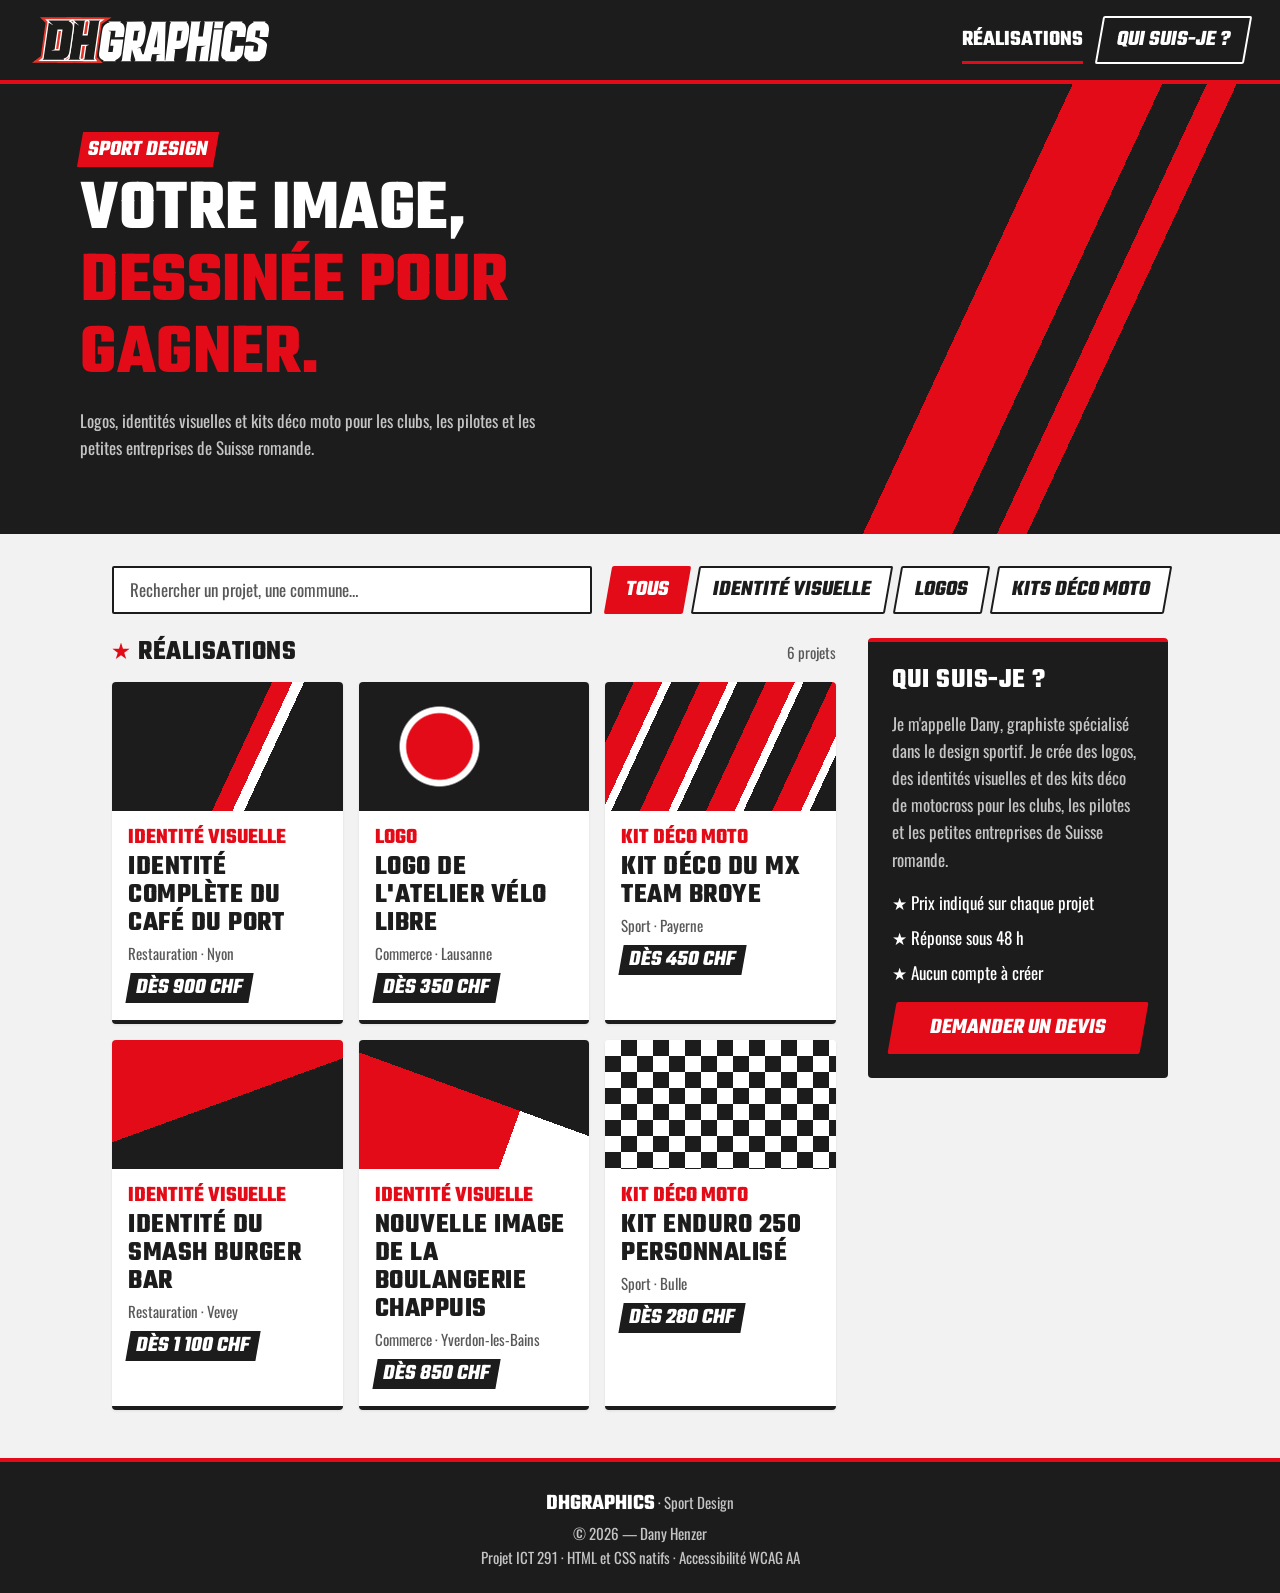
<file: index.html>
<!DOCTYPE html>
<html lang="fr">
<head>
  <meta charset="utf-8">
  <meta name="viewport" content="width=device-width, initial-scale=1">
  <title>DHgraphics — Identités visuelles pour petites entreprises romandes</title>
  <meta name="description" content="DHgraphics, sport design : logos, identités visuelles et kits déco moto pour les clubs, les pilotes et les petites entreprises de Suisse romande.">
  <link rel="icon" href="images/favicon.svg" type="image/svg+xml">
  <link rel="apple-touch-icon" href="images/apple-touch-icon.png">
  <!-- Polices du brandboard : Teko Bold (titres) et Oswald Regular (textes) -->
  <link rel="preconnect" href="https://fonts.googleapis.com">
  <link rel="preconnect" href="https://fonts.gstatic.com" crossorigin>
  <link rel="stylesheet" href="https://fonts.googleapis.com/css2?family=Oswald:wght@400;700&family=Teko:wght@700&display=swap">
  <link rel="stylesheet" href="style.css">
</head>
<body>
  <a class="lien-evitement" href="#contenu">Aller au contenu</a>

  <header class="header-site">
    <a class="logo" href="index.html"><img src="images/logo-dhgraphics-blanc.svg" alt="DHgraphics, accueil" width="240" height="47"></a>
    <nav class="nav-site" aria-label="Navigation principale">
      <a class="lien-nav actif" href="#realisations" aria-current="page">Réalisations</a>
      <a class="btn-contour" href="#qui-suis-je">Qui suis-je ?</a>
    </nav>
  </header>

  <main id="contenu">
    <section class="hero" aria-labelledby="titre-hero">
      <div class="hero-contenu">
        <p class="hero-sur-titre">Sport Design</p>
        <h1 id="titre-hero">Votre image, <em>dessinée pour gagner.</em></h1>
        <p class="hero-intro">Logos, identités visuelles et kits déco moto pour les clubs, les pilotes et les petites entreprises de Suisse romande.</p>
      </div>
    </section>

    <div class="contenu-principal">

    <!-- Recherche et filtres : affichés dès maintenant (wireframe), rendus actifs en semaine 12 -->
    <div class="outils" role="search">
      <label for="recherche" class="sr-only">Rechercher un projet</label>
      <input type="search" id="recherche" class="champ-recherche" placeholder="Rechercher un projet, une commune…">
      <div class="puces" role="group" aria-label="Filtrer par catégorie">
        <button type="button" class="puce" aria-pressed="true">Tous</button>
        <button type="button" class="puce" aria-pressed="false">Identité visuelle</button>
        <button type="button" class="puce" aria-pressed="false">Logos</button>
        <button type="button" class="puce" aria-pressed="false">Kits déco moto</button>
      </div>
    </div>

    <div class="mise-en-page">
      <section id="realisations" class="realisations" aria-labelledby="titre-realisations">
        <h2 id="titre-realisations" class="titre-section"><span class="texte">Réalisations</span> <span class="compteur">6 projets</span></h2>

        <!-- Cartes écrites à la main pour l'instant : elles seront générées depuis data.json en semaine 11.
             En attendant, chaque lien ouvre la fiche dans la maquette cliquable. -->
        <div class="cartes-grille">
          <article class="carte">
            <div class="carte-visuel visuel-1" role="img" aria-label="Aperçu : identité du Café du Port"></div>
            <div class="carte-corps">
              <p class="carte-tag">Identité visuelle</p>
              <h3 class="carte-titre"><a href="design/maquette/index.html#projet/cafe-du-port">Identité complète du Café du Port</a></h3>
              <p class="commune">Restauration · Nyon</p>
              <p class="carte-prix">dès 900 CHF</p>
            </div>
          </article>

          <article class="carte">
            <div class="carte-visuel visuel-2" role="img" aria-label="Aperçu : logo de l'Atelier Vélo Libre"></div>
            <div class="carte-corps">
              <p class="carte-tag">Logo</p>
              <h3 class="carte-titre"><a href="design/maquette/index.html#projet/atelier-velo">Logo de l'Atelier Vélo Libre</a></h3>
              <p class="commune">Commerce · Lausanne</p>
              <p class="carte-prix">dès 350 CHF</p>
            </div>
          </article>

          <article class="carte">
            <div class="carte-visuel visuel-3" role="img" aria-label="Aperçu : kit déco du MX Team Broye"></div>
            <div class="carte-corps">
              <p class="carte-tag">Kit déco moto</p>
              <h3 class="carte-titre"><a href="design/maquette/index.html#projet/mx-team-broye">Kit déco du MX Team Broye</a></h3>
              <p class="commune">Sport · Payerne</p>
              <p class="carte-prix">dès 450 CHF</p>
            </div>
          </article>

          <article class="carte">
            <div class="carte-visuel visuel-4" role="img" aria-label="Aperçu : identité du Smash Burger Bar"></div>
            <div class="carte-corps">
              <p class="carte-tag">Identité visuelle</p>
              <h3 class="carte-titre"><a href="design/maquette/index.html#projet/smash-burger">Identité du Smash Burger Bar</a></h3>
              <p class="commune">Restauration · Vevey</p>
              <p class="carte-prix">dès 1 100 CHF</p>
            </div>
          </article>

          <article class="carte">
            <div class="carte-visuel visuel-5" role="img" aria-label="Aperçu : identité de la Boulangerie Chappuis"></div>
            <div class="carte-corps">
              <p class="carte-tag">Identité visuelle</p>
              <h3 class="carte-titre"><a href="design/maquette/index.html#projet/boulangerie-chappuis">Nouvelle image de la Boulangerie Chappuis</a></h3>
              <p class="commune">Commerce · Yverdon-les-Bains</p>
              <p class="carte-prix">dès 850 CHF</p>
            </div>
          </article>

          <article class="carte">
            <div class="carte-visuel visuel-6" role="img" aria-label="Aperçu : kit déco Enduro 250"></div>
            <div class="carte-corps">
              <p class="carte-tag">Kit déco moto</p>
              <h3 class="carte-titre"><a href="design/maquette/index.html#projet/kit-enduro">Kit Enduro 250 personnalisé</a></h3>
              <p class="commune">Sport · Bulle</p>
              <p class="carte-prix">dès 280 CHF</p>
            </div>
          </article>
        </div>
      </section>

      <aside id="qui-suis-je" class="encart" aria-labelledby="titre-encart">
        <h2 id="titre-encart">Qui suis-je ?</h2>
        <p>Je m'appelle Dany, graphiste spécialisé dans le design sportif. Je crée des logos, des identités visuelles et des kits déco de motocross pour les clubs, les pilotes et les petites entreprises de Suisse romande.</p>
        <ul class="encart-liste">
          <li>Prix indiqué sur chaque projet</li>
          <li>Réponse sous 48 h</li>
          <li>Aucun compte à créer</li>
        </ul>
        <a class="btn-primaire" href="design/maquette/index.html#devis">Demander un devis</a>
      </aside>
    </div>
    </div>
  </main>

  <footer class="footer-site">
    <p><strong>DHgraphics</strong> · Sport Design</p>
    <p>© 2026 — Dany Henzer</p>
    <p>Projet ICT 291 · HTML et CSS natifs · Accessibilité WCAG AA</p>
  </footer>

  <script src="js/app.js"></script>
</body>
</html>
</file>
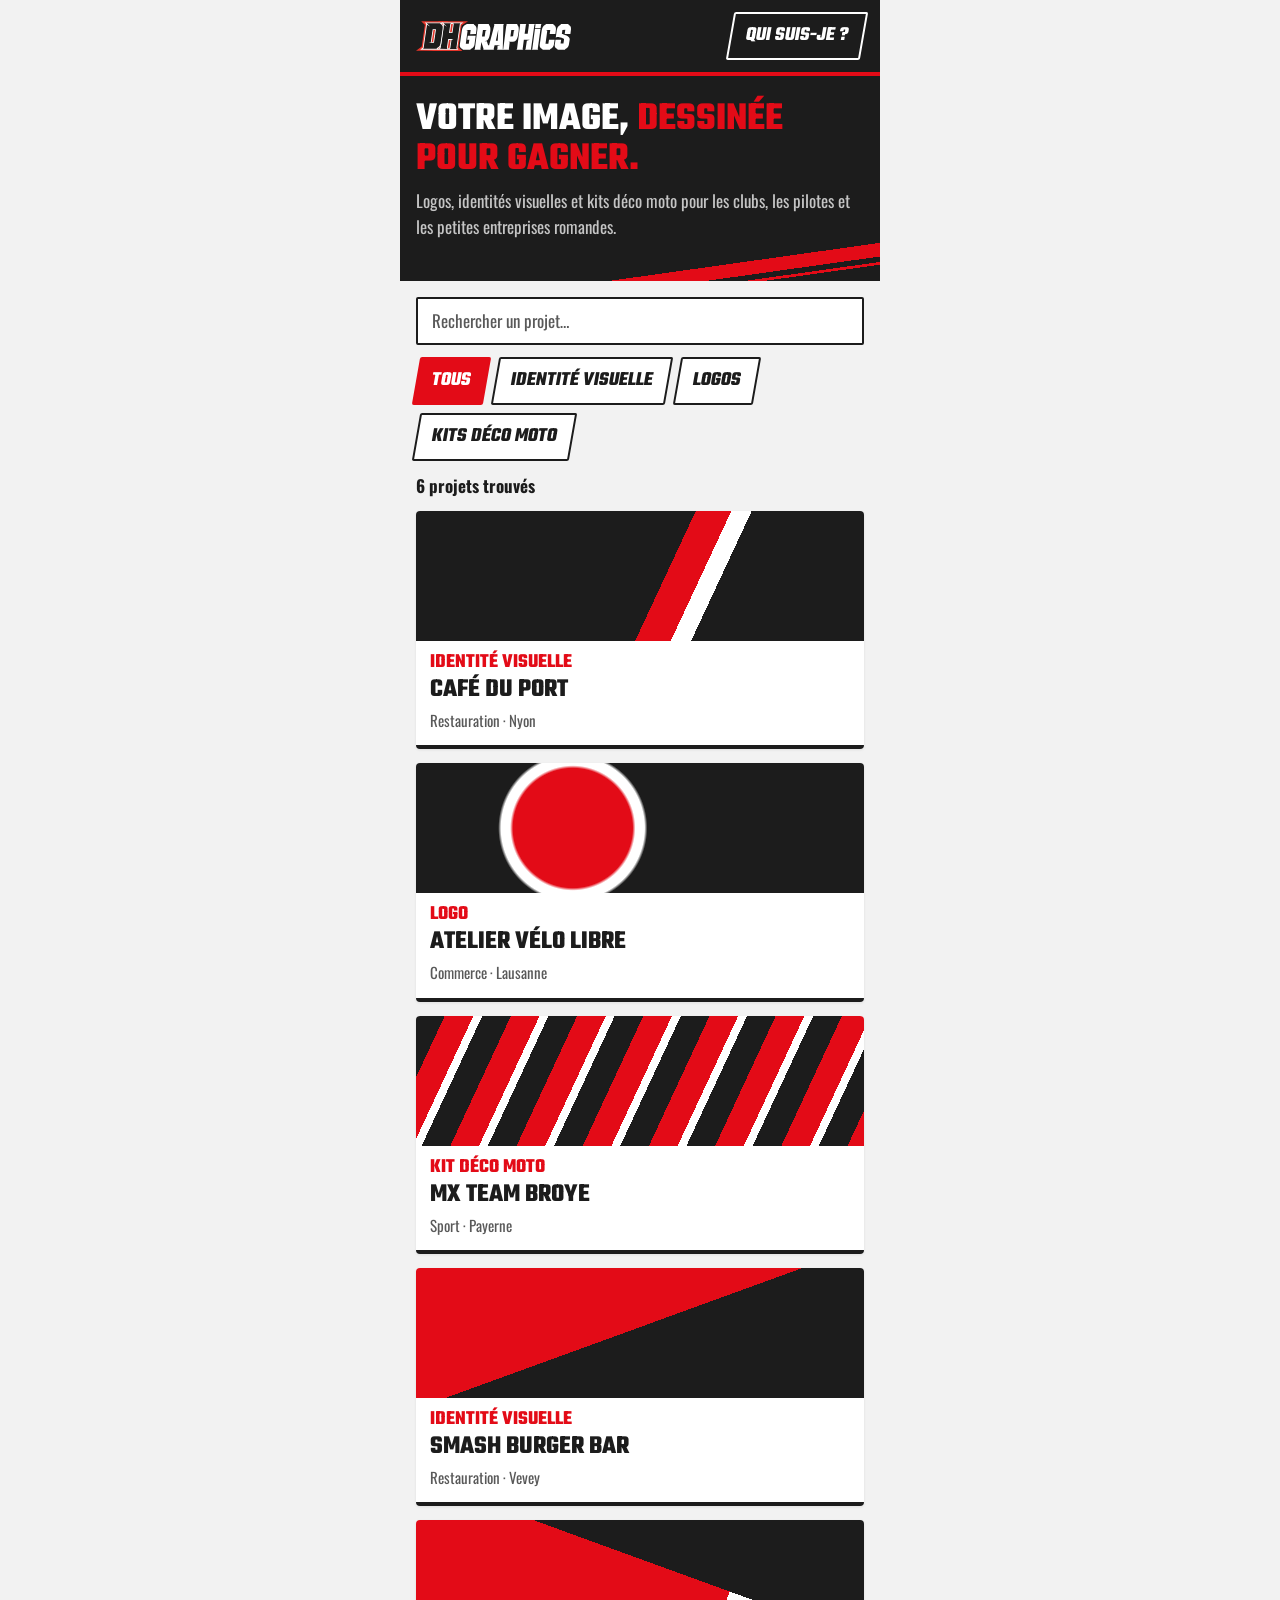
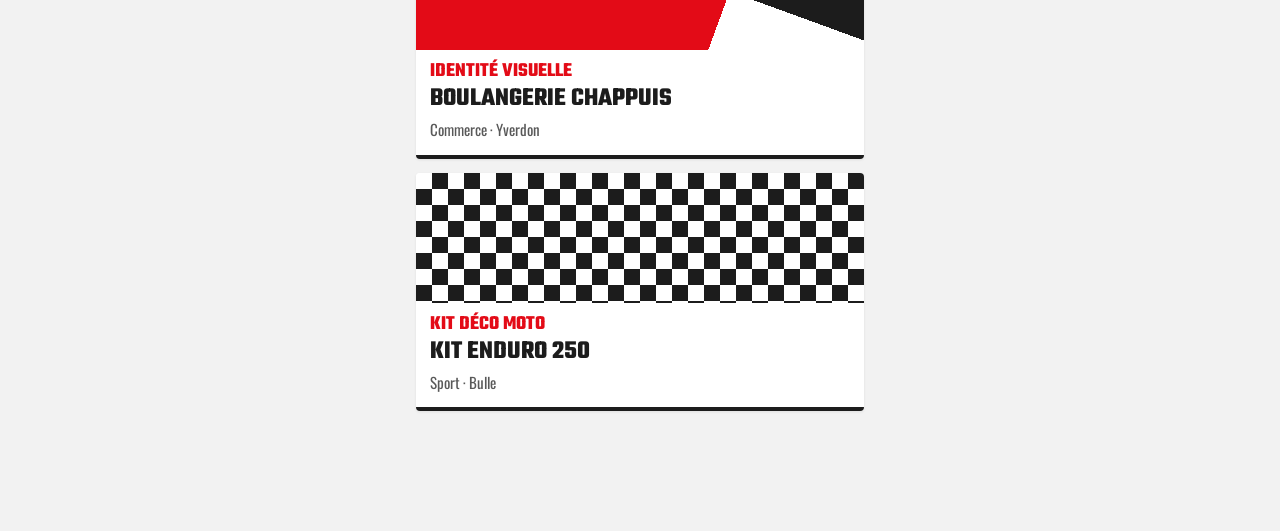
<file: design/maquette/index.html>
<!DOCTYPE html>
<html lang="fr">
<head>
  <meta charset="utf-8">
  <meta name="viewport" content="width=device-width, initial-scale=1">
  <title>DHgraphics — Maquette cliquable</title>
  <link rel="icon" href="../../images/favicon.svg" type="image/svg+xml">
  <link rel="preconnect" href="https://fonts.googleapis.com">
  <link rel="preconnect" href="https://fonts.gstatic.com" crossorigin>
  <link rel="stylesheet" href="https://fonts.googleapis.com/css2?family=Oswald:wght@400;700&family=Teko:wght@700&display=swap">
  <link rel="stylesheet" href="style.css">
</head>
<body>
  <a class="skip" href="#contenu">Aller au contenu</a>

  <header class="top">
    <a class="logo" href="#accueil"><img src="../../images/logo-dhgraphics-blanc.svg" alt="DHgraphics, retour à l'accueil" width="240" height="47"></a>
    <a class="btn-outline" href="#qui">Qui suis-je ?</a>
  </header>

  <main id="contenu">
    <!-- Écran 1 + 2 : Accueil, recherche et filtres -->
    <section id="ecran-accueil" class="ecran" aria-labelledby="titre-accueil">
      <div class="hero">
        <h1 id="titre-accueil">Votre image, <em>dessinée pour gagner.</em></h1>
        <p>Logos, identités visuelles et kits déco moto pour les clubs, les pilotes et les petites entreprises romandes.</p>
      </div>

      <label class="sr-only" for="recherche">Rechercher un projet</label>
      <input id="recherche" class="search" type="search" placeholder="Rechercher un projet…" autocomplete="off">

      <div class="chips" role="group" aria-label="Filtrer par catégorie">
        <button class="chip" type="button" data-filtre="tous" aria-pressed="true">Tous</button>
        <button class="chip" type="button" data-filtre="Identité visuelle" aria-pressed="false">Identité visuelle</button>
        <button class="chip" type="button" data-filtre="Logo" aria-pressed="false">Logos</button>
        <button class="chip" type="button" data-filtre="Kit déco moto" aria-pressed="false">Kits déco moto</button>
      </div>

      <p class="compteur" id="compteur" aria-live="polite"></p>
      <ul class="cartes" id="cartes"></ul>
      <div class="vide" id="vide" hidden>
        <p>Aucun projet pour ce filtre.</p>
        <button class="btn" type="button" id="reset">Voir tous les projets</button>
      </div>
    </section>

    <!-- Écran 3 : Fiche détaillée -->
    <section id="ecran-fiche" class="ecran" hidden aria-labelledby="titre-fiche">
      <a class="retour" href="#accueil">← Retour aux projets</a>
      <div class="visuel grand" id="fiche-visuel" role="img"></div>
      <h1 id="titre-fiche"></h1>
      <dl class="infos" id="fiche-infos"></dl>
      <div class="encadre" id="fiche-texte"></div>
      <div class="barre-action">
        <a class="btn" id="btn-devis" href="#devis">Demander un devis</a>
      </div>
    </section>

    <!-- Écran 4 : Devis et confirmation -->
    <section id="ecran-devis" class="ecran" hidden aria-labelledby="titre-devis">
      <a class="retour" href="#accueil">← Retour aux projets</a>
      <h1 id="titre-devis">Demander un devis</h1>
      <form id="form-devis" novalidate>
        <label for="prenom">Prénom</label>
        <input id="prenom" name="prenom" autocomplete="given-name" required>
        <p class="erreur" id="err-prenom" hidden>Indiquez votre prénom.</p>

        <label for="email">E-mail</label>
        <input id="email" name="email" type="email" autocomplete="email" required>
        <p class="erreur" id="err-email" hidden>Il manque le @ dans l'e-mail (ex. : enzo@exemple.ch).</p>

        <label for="projet">Votre projet</label>
        <textarea id="projet" name="projet" rows="4" required></textarea>
        <p class="erreur" id="err-projet" hidden>Décrivez votre projet en une ou deux phrases.</p>

        <button class="btn" type="submit">Envoyer</button>
      </form>
      <div class="succes" id="succes" hidden tabindex="-1">
        <p class="coche" aria-hidden="true">✓</p>
        <h2 id="succes-titre">Demande envoyée</h2>
        <p>Réponse sous 48 h.</p>
        <a class="btn" href="#accueil">Voir d'autres projets</a>
      </div>
    </section>

    <!-- Page Qui suis-je -->
    <section id="ecran-qui" class="ecran" hidden aria-labelledby="titre-qui">
      <a class="retour" href="#accueil">← Retour aux projets</a>
      <h1 id="titre-qui">Qui suis-je ?</h1>
      <p class="texte">Je m'appelle Dany, graphiste spécialisé dans le design sportif. Je crée des logos, des identités visuelles et des kits déco de motocross pour des petites entreprises et des clubs de Suisse romande.</p>
    </section>
  </main>

  <script src="app.js"></script>
</body>
</html>
</file>
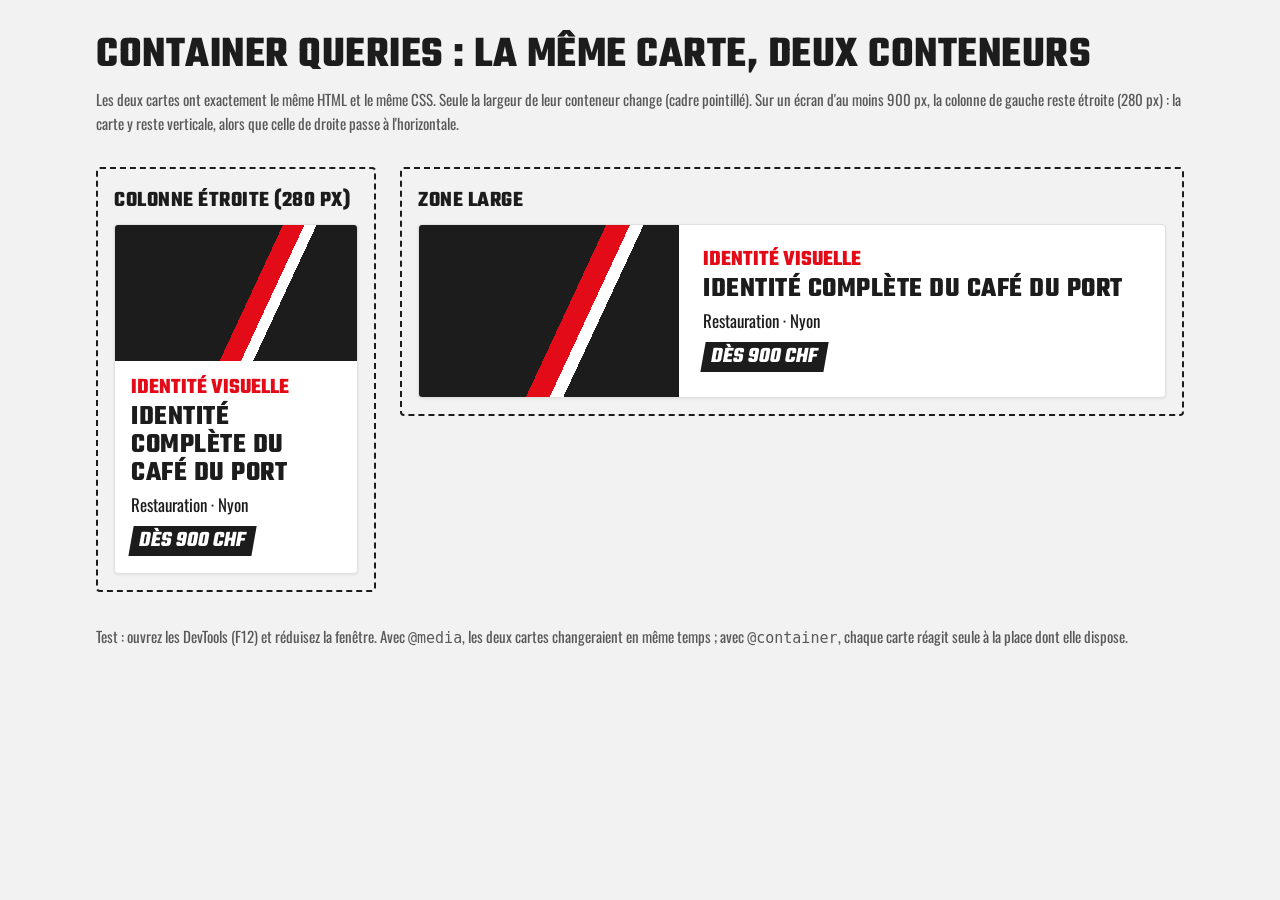
<file: exercices/s09/index.html>
<!DOCTYPE html>
<html lang="fr">
<head>
  <meta charset="utf-8">
  <meta name="viewport" content="width=device-width, initial-scale=1">
  <title>S09-AV1 — Container Queries · DHgraphics</title>
  <link rel="stylesheet" href="https://fonts.googleapis.com/css2?family=Oswald:wght@400;700&family=Teko:wght@700&display=swap">
  <link rel="stylesheet" href="container-queries.css">
</head>
<body>
  <main class="demo">
    <header>
      <h1>Container Queries : la même carte, deux conteneurs</h1>
      <p class="note">Les deux cartes ont exactement le même HTML et le même CSS. Seule la largeur de leur conteneur change (cadre pointillé). Sur un écran d'au moins 900 px, la colonne de gauche reste étroite (280 px) : la carte y reste verticale, alors que celle de droite passe à l'horizontale.</p>
    </header>

    <div class="demo-colonnes">
      <section class="cadre" aria-labelledby="titre-etroit">
        <h2 id="titre-etroit">Colonne étroite (280 px)</h2>
        <div class="zone-cartes">
          <article class="carte-cq">
            <div class="carte-visuel visuel-1" role="img" aria-label="Aperçu : identité du Café du Port"></div>
            <div class="carte-corps">
              <p class="carte-tag">Identité visuelle</p>
              <h3 class="carte-titre">Identité complète du Café du Port</h3>
              <p class="commune">Restauration · Nyon</p>
              <p class="carte-prix">dès 900 CHF</p>
            </div>
          </article>
        </div>
      </section>

      <section class="cadre" aria-labelledby="titre-large">
        <h2 id="titre-large">Zone large</h2>
        <div class="zone-cartes">
          <article class="carte-cq">
            <div class="carte-visuel visuel-1" role="img" aria-label="Aperçu : identité du Café du Port"></div>
            <div class="carte-corps">
              <p class="carte-tag">Identité visuelle</p>
              <h3 class="carte-titre">Identité complète du Café du Port</h3>
              <p class="commune">Restauration · Nyon</p>
              <p class="carte-prix">dès 900 CHF</p>
            </div>
          </article>
        </div>
      </section>
    </div>

    <p class="note">Test : ouvrez les DevTools (F12) et réduisez la fenêtre. Avec <code>@media</code>, les deux cartes changeraient en même temps ; avec <code>@container</code>, chaque carte réagit seule à la place dont elle dispose.</p>
  </main>
</body>
</html>
</file>
<file: style.css>
/* =========================================================
   DHgraphics — feuille de style principale (Mobile First)
   Direction artistique : brandboard DHgraphics « Sport Design »
   Rouge #e30b17 · Noir #1c1c1c · Blanc #ffffff · Teko Bold + Oswald Regular
   ========================================================= */

/* ---------- 1. Design tokens ---------- */
:root {
  /* Couleurs du brandboard */
  --brand-rouge: #e30b17;
  --brand-noir: #1c1c1c;
  --brand-blanc: #ffffff;

  /* Palette 60-30-10
     60 % : blanc (fond, cartes) · 30 % : noir (en-tête, textes, pied de page) · 10 % : rouge (actions, accents) */
  --color-bg: #f2f2f2;              /* gris très clair pour détacher les cartes blanches */
  --color-surface: var(--brand-blanc);
  --color-dark: var(--brand-noir);
  --color-text: var(--brand-noir);  /* 17,0:1 sur blanc · 15,2:1 sur le fond */
  --color-text-muted: #595959;      /* 7,0:1 sur blanc · 6,3:1 sur le fond */
  --color-on-dark: var(--brand-blanc);        /* 17,0:1 sur noir */
  --color-on-dark-muted: #c4c4c4;             /* 9,8:1 sur noir */
  --color-primary: var(--brand-rouge);        /* texte blanc dessus : 4,85:1 */
  --color-primary-hover: #b5000f;             /* texte blanc dessus : 7,1:1 */
  --color-on-primary: var(--brand-blanc);
  --color-border: #e0e0e0;          /* séparateurs décoratifs */
  --color-border-strong: var(--brand-noir);   /* champs et puces : 17,0:1 */
  --color-focus: var(--brand-noir);

  /* Typographie du brandboard */
  --font-titre: "Teko", "Arial Narrow", Impact, sans-serif;
  --font-sans: "Oswald", "Arial Narrow", Arial, sans-serif;
  --text-sm: 0.9375rem;  /* 15 px */
  --text-base: 1.0625rem;/* 17 px (Oswald est étroite : un peu plus grand pour la lisibilité) */
  --text-lg: 1.375rem;   /* 22 px */
  --text-xl: 1.75rem;    /* 28 px */
  --text-2xl: 2.75rem;   /* 44 px */
  --text-3xl: 4.5rem;    /* 72 px (bureau) */

  /* Espacements sur une grille de 8 px */
  --space-1: 4px;
  --space-2: 8px;
  --space-3: 16px;
  --space-4: 24px;
  --space-5: 32px;
  --space-6: 48px;

  /* Formes : angles coupés et inclinaison « course » */
  --radius-card: 4px;
  --radius-btn: 2px;
  --radius-puce: 2px;
  --skew: -10deg;
  --shadow-sm: 0 1px 3px rgb(0 0 0 / 0.08);
  --shadow-hover: 0 12px 24px -8px rgb(0 0 0 / 0.25);
  --cible-min: 48px;
}

/* ---------- 2. Base ---------- */
*,
*::before,
*::after {
  box-sizing: border-box;
  margin: 0;
  padding: 0;
}

body {
  background-color: var(--color-bg);
  color: var(--color-text);
  font-family: var(--font-sans);
  font-size: var(--text-base);
  font-weight: 400;
  line-height: 1.6;
}

a { color: inherit; }
img { max-width: 100%; display: block; }
[hidden] { display: none !important; }

h1, h2, h3 {
  font-family: var(--font-titre);
  font-weight: 700;
  line-height: 1;
  text-transform: uppercase;
  letter-spacing: 0.5px;
}

/* Focus clavier visible sur fond clair ET sur fond noir (WCAG 2.4.7) */
:focus-visible {
  outline: 3px solid var(--color-focus);
  outline-offset: 3px;
  box-shadow: 0 0 0 6px var(--brand-blanc);
}

.sr-only {
  position: absolute;
  width: 1px;
  height: 1px;
  overflow: hidden;
  clip: rect(0 0 0 0);
  white-space: nowrap;
}

.lien-evitement {
  position: absolute;
  left: -9999px;
  top: var(--space-2);
  padding: var(--space-2) var(--space-3);
  background: var(--brand-blanc);
  color: var(--brand-noir);
  z-index: 10;
}
.lien-evitement:focus { left: var(--space-2); }

/* ---------- 3. Logo (fichier SVG officiel du brandboard) ---------- */
.logo {
  display: inline-flex;
  align-items: center;
  min-height: var(--cible-min);
}
.logo img { height: 34px; width: auto; }

/* ---------- 4. En-tête (bandeau noir) ---------- */
.header-site {
  display: flex;
  justify-content: space-between;
  align-items: center;
  gap: var(--space-3);
  padding: var(--space-3);
  background: var(--color-dark);
  color: var(--color-on-dark);
  border-bottom: 4px solid var(--color-primary);
}

.nav-site {
  display: flex;
  align-items: center;
  gap: var(--space-3);
}

.lien-nav { display: none; } /* sur mobile, seul le bouton reste visible */

.btn-contour {
  display: inline-flex;
  align-items: center;
  min-height: var(--cible-min);
  padding: 0 var(--space-3);
  border: 2px solid var(--brand-blanc);
  border-radius: var(--radius-btn);
  font-family: var(--font-titre);
  font-weight: 700;
  font-size: var(--text-lg);
  text-transform: uppercase;
  text-decoration: none;
  color: var(--color-on-dark);
  transform: skewX(var(--skew));
}
.btn-contour:hover { background: var(--color-primary); border-color: var(--color-primary); }

/* ---------- 5. Hero (bandeau noir avec diagonale rouge) ---------- */
.hero {
  position: relative;
  overflow: hidden;
  padding: var(--space-5) var(--space-3) var(--space-6);
  /* mobile : bandes de course en bas, sous le texte */
  background:
    linear-gradient(172deg, transparent 0 88%, var(--brand-rouge) 88% 92%, transparent 92% 94%, var(--brand-rouge) 94% 95%, transparent 95%),
    var(--color-dark);
  color: var(--color-on-dark);
}
.hero-contenu { max-width: 1120px; margin: 0 auto; position: relative; }
.hero-sur-titre {
  display: inline-block;
  margin-bottom: var(--space-2);
  padding: 0 var(--space-2);
  background: var(--color-primary);
  color: var(--color-on-primary);
  font-family: var(--font-titre);
  font-size: var(--text-lg);
  font-weight: 700;
  text-transform: uppercase;
  transform: skewX(var(--skew));
}
.hero h1 {
  font-size: var(--text-2xl);
  margin-bottom: var(--space-3);
  max-width: 14ch;
}
.hero h1 em { font-style: normal; color: var(--color-primary); } /* rouge sur noir : grand texte, 3,5:1 ≥ 3:1 */
.hero-intro { color: var(--color-on-dark-muted); max-width: 52ch; }

/* ---------- 6. Contenu ---------- */
.contenu-principal {
  max-width: 1120px;
  margin: 0 auto;
  padding: var(--space-4) var(--space-3) var(--space-6);
}

/* Recherche et puces */
.outils { margin-bottom: var(--space-4); }

.champ-recherche {
  width: 100%;
  min-height: var(--cible-min);
  padding: 0 var(--space-3);
  margin-bottom: var(--space-3);
  border: 2px solid var(--color-border-strong);
  border-radius: var(--radius-btn);
  background: var(--color-surface);
  color: var(--color-text);
  font: inherit;
}
.champ-recherche::placeholder { color: var(--color-text-muted); }

.puces { display: flex; flex-wrap: wrap; gap: var(--space-2); }

.puce {
  min-height: var(--cible-min);
  padding: 0 var(--space-3);
  border: 2px solid var(--color-border-strong);
  border-radius: var(--radius-puce);
  background: var(--color-surface);
  color: var(--color-text);
  font-family: var(--font-titre);
  font-size: var(--text-lg);
  font-weight: 700;
  line-height: 1;
  text-transform: uppercase;
  cursor: pointer;
  transform: skewX(var(--skew));
}
.puce[aria-pressed="true"] {
  background: var(--color-primary);
  border-color: var(--color-primary);
  color: var(--color-on-primary);
}

/* Titres de section */
.titre-section {
  display: flex;
  align-items: baseline;
  justify-content: space-between;
  gap: var(--space-2);
  margin-bottom: var(--space-3);
  font-size: var(--text-xl);
}
.titre-section::before {
  content: "";
  width: 18px;
  height: 18px;
  flex: none;
  align-self: center;
  background: var(--color-primary);
  clip-path: polygon(50% 0, 61% 35%, 98% 35%, 68% 57%, 79% 91%, 50% 70%, 21% 91%, 32% 57%, 2% 35%, 39% 35%); /* étoile du brandboard */
}
.titre-section .texte { margin-right: auto; }
.compteur {
  font: 400 var(--text-sm) var(--font-sans);
  text-transform: none;
  letter-spacing: 0;
  color: var(--color-text-muted);
}

/* ---------- 7. Grille de cartes (CSS Grid) ---------- */
.cartes-grille {
  display: grid;
  grid-template-columns: 1fr;
  gap: var(--space-3);
}

.carte {
  position: relative;
  display: flex;
  flex-direction: column;
  background: var(--color-surface);
  border-radius: var(--radius-card);
  border-bottom: 4px solid var(--color-dark);
  overflow: hidden;
  box-shadow: var(--shadow-sm);
  transition: box-shadow 0.2s, transform 0.2s, border-color 0.2s;
}
.carte:hover { box-shadow: var(--shadow-hover); transform: translateY(-3px); border-bottom-color: var(--color-primary); }
.carte:focus-within { outline: 3px solid var(--color-focus); outline-offset: 3px; }

.carte-visuel { aspect-ratio: 16 / 9; }
/* Visuels provisoires aux couleurs de la marque (les vraies images arriveront avec data.json) */
.visuel-1 { background: linear-gradient(115deg, #1c1c1c 0 55%, #e30b17 55% 62%, #ffffff 62% 66%, #1c1c1c 66%); }
.visuel-2 { background: radial-gradient(circle at 35% 50%, #e30b17 0 20%, #ffffff 21% 24%, #1c1c1c 25%); }
.visuel-3 { background: repeating-linear-gradient(115deg, #1c1c1c 0 26px, #e30b17 26px 52px, #ffffff 52px 60px); }
.visuel-4 { background: linear-gradient(160deg, #e30b17 0 48%, #1c1c1c 48%); }
.visuel-5 { background: conic-gradient(from 200deg at 70% 55%, #e30b17 0 25%, #1c1c1c 25% 75%, #ffffff 75%); }
.visuel-6 { background: repeating-conic-gradient(#1c1c1c 0 25%, #ffffff 0 50%) 0 0 / 32px 32px; } /* damier d'arrivée */

.carte-corps { padding: var(--space-3); display: grid; gap: var(--space-1); }

.carte-tag {
  font-family: var(--font-titre);
  font-size: var(--text-lg);
  font-weight: 700;
  line-height: 1;
  text-transform: uppercase;
  color: var(--color-primary); /* 4,85:1 sur blanc */
}

.carte-titre { font-size: var(--text-xl); }
.carte-titre a { text-decoration: none; }
.carte-titre a::after { content: ""; position: absolute; inset: 0; } /* toute la carte est cliquable */
.carte-titre a:focus-visible { outline: none; box-shadow: none; }

.carte .commune { color: var(--color-text-muted); font-size: var(--text-sm); }
.carte-prix {
  justify-self: start;
  margin-top: var(--space-1);
  padding: 2px var(--space-2);
  background: var(--color-dark);
  color: var(--color-on-dark);
  font-family: var(--font-titre);
  font-size: var(--text-lg);
  font-weight: 700;
  line-height: 1.2;
  text-transform: uppercase;
  transform: skewX(var(--skew));
}

/* ---------- 8. Encart (aside) ---------- */
.encart {
  margin-top: var(--space-5);
  padding: var(--space-4);
  background: var(--color-dark);
  color: var(--color-on-dark);
  border-top: 4px solid var(--color-primary);
  border-radius: var(--radius-card);
  display: grid;
  gap: var(--space-3);
  align-content: start;
}
.encart h2 { font-size: var(--text-xl); }
.encart p { color: var(--color-on-dark-muted); }
.encart-liste { list-style: none; display: grid; gap: var(--space-2); }
.encart .btn-primaire { font-size: var(--text-lg); }
.encart-liste li::before { content: "★ "; color: var(--brand-blanc); }

.btn-primaire {
  display: flex;
  align-items: center;
  justify-content: center;
  min-height: 52px;
  padding: 0 var(--space-4);
  border-radius: var(--radius-btn);
  background: var(--color-primary);
  color: var(--color-on-primary);
  font-family: var(--font-titre);
  font-weight: 700;
  font-size: var(--text-xl);
  line-height: 1;
  text-transform: uppercase;
  text-decoration: none;
  transform: skewX(var(--skew));
}
.btn-primaire:hover { background: var(--color-primary-hover); }

/* ---------- 9. Pied de page ---------- */
.footer-site {
  padding: var(--space-4) var(--space-3);
  background: var(--color-dark);
  color: var(--color-on-dark-muted);
  text-align: center;
  font-size: var(--text-sm);
  border-top: 4px solid var(--color-primary);
}
.footer-site strong { font-family: var(--font-titre); font-size: var(--text-lg); color: var(--color-on-dark); text-transform: uppercase; }

/* =========================================================
   Tablette et bureau (≥ 768 px)
   ========================================================= */
@media (min-width: 768px) {
  .header-site { padding: var(--space-3) var(--space-5); }
  .logo img { height: 46px; }
  .lien-nav {
    display: inline-flex;
    align-items: center;
    min-height: var(--cible-min);
    font-family: var(--font-titre);
    font-size: var(--text-lg);
    font-weight: 700;
    text-transform: uppercase;
    text-decoration: none;
    color: var(--color-on-dark-muted);
  }
  .lien-nav.actif { color: var(--color-on-dark); box-shadow: inset 0 -3px 0 var(--color-primary); }

  .hero {
    padding: var(--space-6) var(--space-5) 72px;
    /* bureau : bandes de course en diagonale, à droite du texte */
    background:
      linear-gradient(115deg, transparent 0 72%, var(--brand-rouge) 72% 78%, transparent 78% 81%, var(--brand-rouge) 81% 83%, transparent 83%),
      var(--color-dark);
  }
  .hero h1 { font-size: var(--text-3xl); }
  .contenu-principal { padding: var(--space-5) var(--space-5) var(--space-6); }
  .outils { display: flex; gap: var(--space-3); align-items: center; flex-wrap: wrap; }
  .champ-recherche { flex: 1 1 280px; margin-bottom: 0; }

  .cartes-grille { grid-template-columns: repeat(2, 1fr); }
}

/* Grand écran (≥ 1100 px) : la grille + l'encart côte à côte */
@media (min-width: 1100px) {
  .mise-en-page {
    display: grid;
    grid-template-columns: 1fr 300px;
    gap: var(--space-5);
    align-items: start;
  }
  .encart { margin-top: 0; position: sticky; top: var(--space-4); }
  .cartes-grille { grid-template-columns: repeat(3, 1fr); }
}

/* Respecte le réglage « réduire les animations » */
@media (prefers-reduced-motion: reduce) {
  .carte { transition: none; }
  .carte:hover { transform: none; }
}
</file>
<file: design/maquette/style.css>
/* DHgraphics — maquette cliquable (Mobile First, 390 px)
   Direction artistique : brandboard « Sport Design »
   Rouge #e30b17 · Noir #1c1c1c · Blanc #ffffff · Teko Bold + Oswald Regular */
:root {
  --rouge: #e30b17;          /* texte blanc dessus : 4,85:1 */
  --rouge-fonce: #b5000f;    /* survol : 7,07:1 */
  --noir: #1c1c1c;
  --blanc: #ffffff;
  --fond: #f2f2f2;
  --surface: #ffffff;
  --texte: #1c1c1c;          /* 17,04:1 sur blanc */
  --texte-2: #595959;        /* 7,00:1 sur blanc · 6,26:1 sur le fond */
  --sur-noir-2: #c4c4c4;     /* 9,77:1 sur noir */
  --bordure: #e0e0e0;        /* séparateurs décoratifs uniquement */
  --bordure-champ: #1c1c1c;  /* champs et puces : 15,2:1 sur le fond (WCAG 1.4.11) */
  --focus: #1c1c1c;
  --erreur: #b5000f;         /* 7,07:1 sur blanc */
  --rayon: 4px;
  --skew: -10deg;
  --titre: "Teko", "Arial Narrow", Impact, sans-serif;
  --corps: "Oswald", "Arial Narrow", Arial, sans-serif;
}

* { box-sizing: border-box; margin: 0; padding: 0; }
body { background: var(--fond); color: var(--texte); font: 17px/1.55 var(--corps); max-width: 480px; margin: 0 auto; }
a { color: inherit; }
[hidden] { display: none !important; }
h1, h2 { font-family: var(--titre); font-weight: 700; line-height: 1; text-transform: uppercase; }

/* Focus clavier bien visible sur fond clair et sur fond noir (WCAG 2.4.7) */
:focus-visible { outline: 3px solid var(--focus); outline-offset: 3px; box-shadow: 0 0 0 6px var(--blanc); }

.sr-only { position: absolute; width: 1px; height: 1px; overflow: hidden; clip: rect(0 0 0 0); white-space: nowrap; }
.skip { position: absolute; left: -999px; top: 8px; background: var(--blanc); color: var(--noir); padding: 12px 16px; z-index: 10; }
.skip:focus { left: 8px; }

/* En-tête noir avec filet rouge */
.top { display: flex; justify-content: space-between; align-items: center; padding: 12px 16px; background: var(--noir); color: var(--blanc); border-bottom: 4px solid var(--rouge); }
.logo { display: inline-flex; align-items: center; min-height: 48px; }
.logo img { height: 30px; width: auto; display: block; } /* logo SVG officiel du brandboard */
.btn-outline { min-height: 48px; padding: 0 14px; border: 2px solid var(--blanc); border-radius: 2px; display: flex; align-items: center; font: 700 20px/1 var(--titre); text-transform: uppercase; text-decoration: none; transform: skewX(var(--skew)); }

main { padding: 0 16px 120px; }

/* Bandeau d'accroche */
.hero { margin: 0 -16px 16px; padding: 24px 16px 40px; background: linear-gradient(172deg, transparent 0 86%, var(--rouge) 86% 91%, transparent 91% 93%, var(--rouge) 93% 94%, transparent 94%), var(--noir); color: var(--blanc); }
.hero h1 { font-size: 40px; margin: 0 0 8px; }
.hero h1 em { font-style: normal; color: var(--rouge); } /* grand texte : 3,51:1 ≥ 3:1 */
.hero p { color: var(--sur-noir-2); }

.search { width: 100%; min-height: 48px; padding: 0 14px; border: 2px solid var(--bordure-champ); border-radius: 2px; background: var(--surface); font: inherit; color: var(--texte); margin-bottom: 12px; }
.search::placeholder { color: var(--texte-2); }

.chips { display: flex; flex-wrap: wrap; gap: 8px; margin-bottom: 12px; }
.chip { min-height: 48px; padding: 0 14px; border: 2px solid var(--bordure-champ); border-radius: 2px; background: var(--surface); color: var(--texte); font: 700 20px/1 var(--titre); text-transform: uppercase; cursor: pointer; transform: skewX(var(--skew)); }
.chip[aria-pressed="true"] { background: var(--rouge); border-color: var(--rouge); color: var(--blanc); }

.compteur { font-weight: 700; margin-bottom: 12px; }
.cartes { list-style: none; display: grid; gap: 14px; }
.carte a { display: block; background: var(--surface); border-radius: var(--rayon); border-bottom: 4px solid var(--noir); overflow: hidden; text-decoration: none; box-shadow: 0 1px 3px rgb(0 0 0 / .08); }
.visuel { display: block; height: 130px; }
.visuel.grand { height: 200px; border-radius: var(--rayon); margin: 12px 0; }
.carte-texte { display: block; padding: 12px 14px; }
.tag { display: block; font: 700 20px/1 var(--titre); color: var(--rouge); text-transform: uppercase; } /* 4,85:1 sur blanc */
.carte-titre { display: block; font: 700 26px/1 var(--titre); text-transform: uppercase; margin: 4px 0; }
.meta { color: var(--texte-2); font-size: 15px; }

.retour { display: inline-flex; align-items: center; min-height: 48px; font: 700 20px/1 var(--titre); text-transform: uppercase; }
#ecran-fiche h1, #ecran-devis h1, #ecran-qui h1 { font-size: 34px; margin-bottom: 12px; }
.infos div { display: flex; justify-content: space-between; padding: 10px 0; border-bottom: 1px solid var(--bordure); }
.infos dt { color: var(--texte-2); }
.infos dd { font-weight: 700; }
.encadre { background: var(--surface); border-left: 4px solid var(--rouge); border-radius: var(--rayon); padding: 14px; margin: 16px 0; display: grid; gap: 8px; }
.texte { color: var(--texte); }

.btn { display: flex; justify-content: center; align-items: center; width: 100%; min-height: 52px; border: 0; border-radius: 2px; background: var(--rouge); color: var(--blanc); font: 700 26px/1 var(--titre); text-transform: uppercase; text-decoration: none; cursor: pointer; transform: skewX(var(--skew)); }
.btn:hover { background: var(--rouge-fonce); }
.barre-action { position: fixed; left: 0; right: 0; bottom: 0; padding: 12px 16px; background: var(--noir); max-width: 480px; margin: 0 auto; }

form { display: grid; gap: 6px; }
label { font-weight: 700; margin-top: 8px; }
input, textarea { width: 100%; min-height: 48px; padding: 10px 14px; border: 2px solid var(--bordure-champ); border-radius: 2px; font: inherit; background: var(--surface); }
form .btn { margin-top: 16px; }
.erreur { color: var(--erreur); font-size: 15px; }
[aria-invalid="true"] { border-color: var(--erreur); }

.succes { text-align: center; padding: 24px 0; display: grid; gap: 12px; }
.coche { width: 72px; height: 72px; margin: 0 auto; border-radius: 50%; background: var(--noir); color: var(--blanc); border: 4px solid var(--rouge); font-size: 38px; display: flex; align-items: center; justify-content: center; }
.vide { display: grid; gap: 12px; padding: 16px 0; }
[tabindex="-1"]:focus { outline: none; box-shadow: none; } /* titres et messages qui reçoivent le focus par script */
</file>
<file: exercices/s09/container-queries.css>
/* =========================================================
   S09-AV1 — Carte projet autonome avec Container Queries
   La carte s'adapte à la largeur de SON conteneur, pas à celle de l'écran.
   Démo : exercices/s09/index.html
   ========================================================= */

/* Reprend les design tokens de style.css (brandboard DHgraphics : rouge, noir, blanc, Teko et Oswald) */
@import url("../../style.css");

/* 1. Le parent devient un contexte de conteneur */
.zone-cartes {
  container-type: inline-size;
  container-name: zone-cartes;
}

/* 2. Disposition par défaut : carte verticale (image au-dessus du texte) */
.carte-cq {
  display: grid;
  grid-template-columns: 1fr;
  background: var(--color-surface);
  border: 1px solid var(--color-border);
  border-radius: var(--radius-card);
  overflow: hidden;
  box-shadow: var(--shadow-sm);
}

.carte-cq .carte-visuel {
  aspect-ratio: 16 / 9;
}

.carte-cq .carte-corps {
  padding: var(--space-3);
  display: grid;
  gap: var(--space-1);
  align-content: center;
}

/* 3. Dès que le CONTENEUR fait au moins 400 px : carte horizontale */
@container zone-cartes (min-width: 400px) {
  .carte-cq {
    grid-template-columns: 160px 1fr;
  }

  .carte-cq .carte-visuel {
    aspect-ratio: auto;
    height: 100%;
    min-height: 140px;
  }

  .carte-cq .carte-titre {
    font-size: var(--text-xl);
  }
}

/* 4. Conteneur très large (≥ 640 px) : plus d'air et image plus grande */
@container zone-cartes (min-width: 640px) {
  .carte-cq {
    grid-template-columns: 260px 1fr;
  }

  .carte-cq .carte-corps {
    padding: var(--space-4);
  }
}

/* 5. Navigateurs sans container queries : on garde la carte verticale,
      qui reste lisible partout (rétro-compatibilité) */
@supports not (container-type: inline-size) {
  .carte-cq { grid-template-columns: 1fr; }
}

/* --- Mise en page de la page de démonstration --- */
.demo {
  max-width: 1120px;
  margin: 0 auto;
  padding: var(--space-4) var(--space-3);
  display: grid;
  gap: var(--space-5);
}

.demo h1 { font: 700 var(--text-2xl) var(--font-titre); }
.demo h2 { font: 700 var(--text-lg) var(--font-titre); margin-bottom: var(--space-2); }
.demo .note { color: var(--color-text-muted); font-size: var(--text-sm); }

.demo-colonnes {
  display: grid;
  gap: var(--space-4);
}

@media (min-width: 900px) {
  .demo-colonnes {
    grid-template-columns: 280px 1fr;
    align-items: start;
  }
}

.cadre {
  border: 2px dashed var(--color-border-strong);
  border-radius: var(--radius-card);
  padding: var(--space-3);
}
</file>
